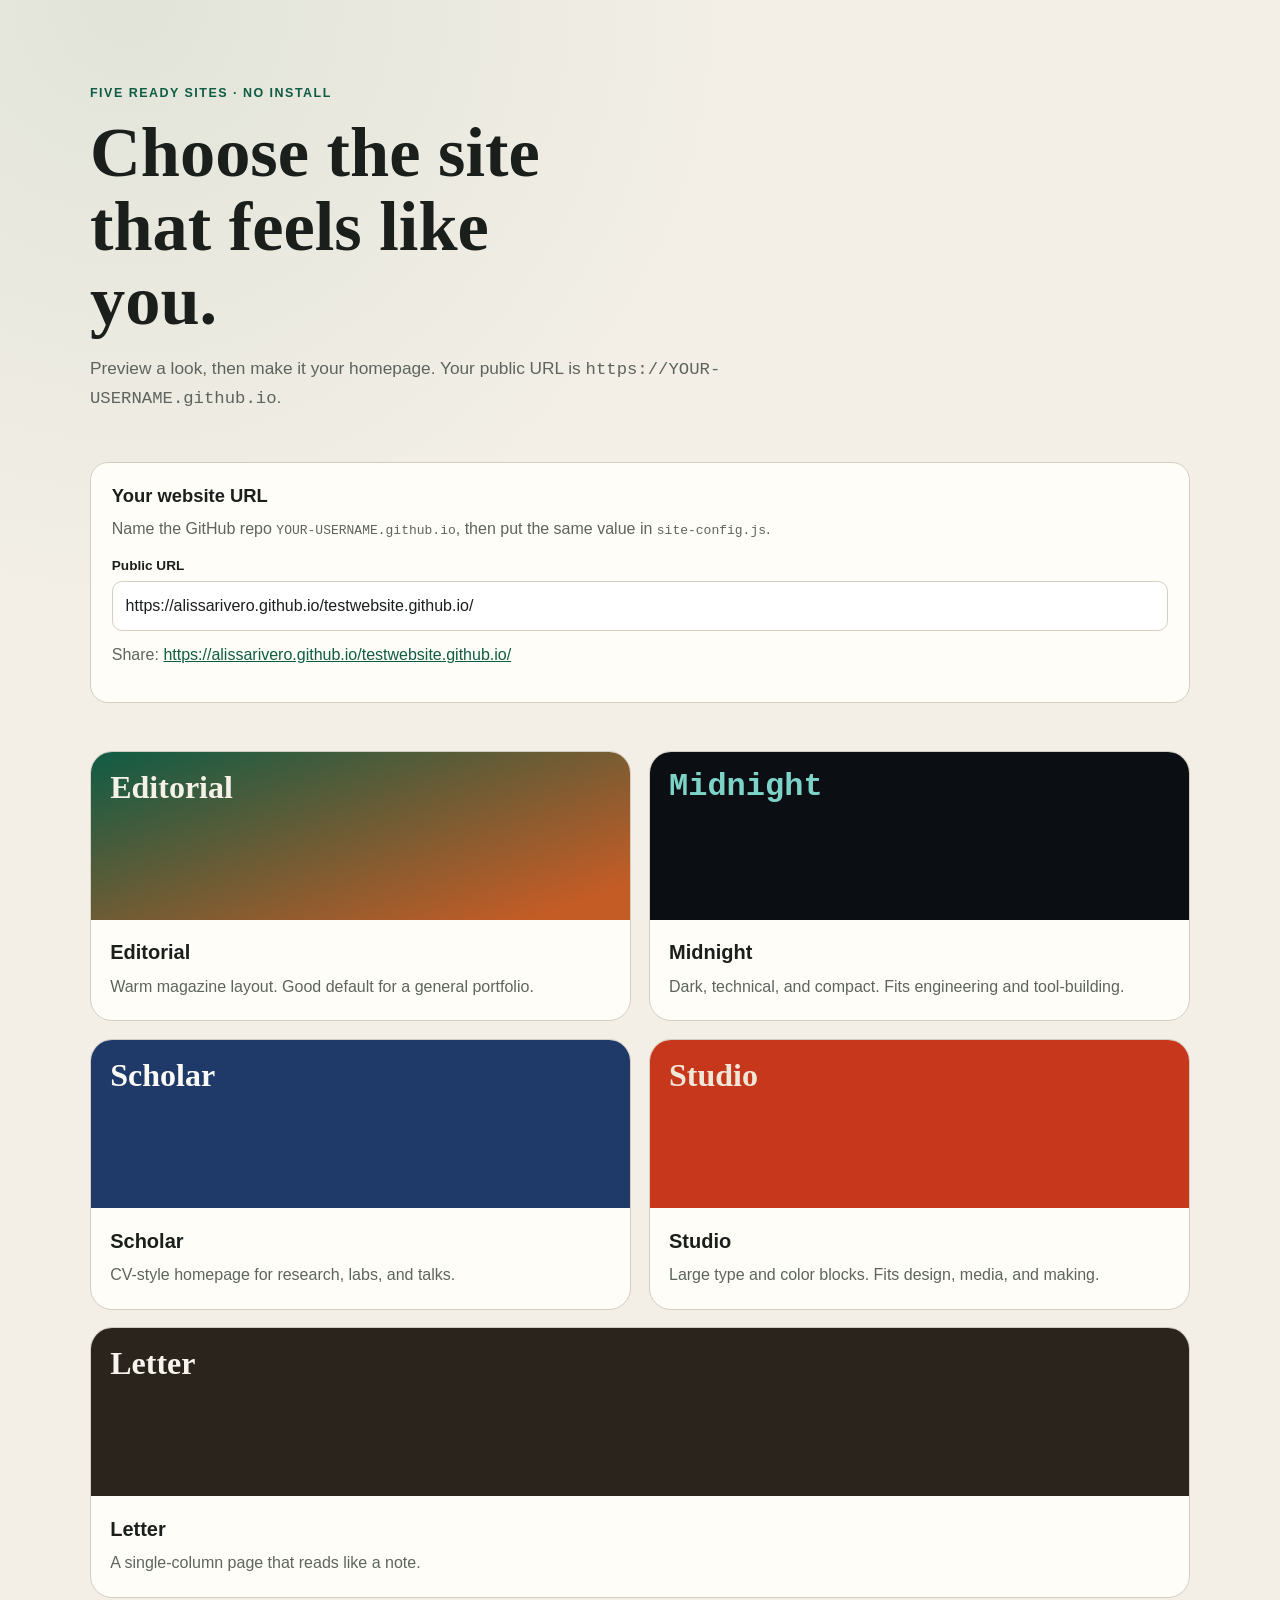
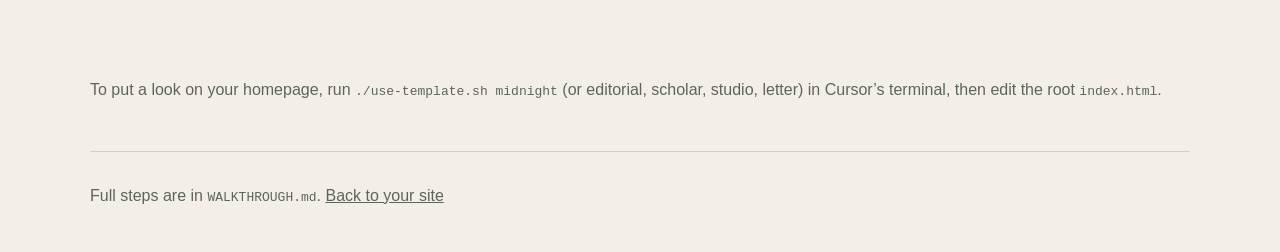
<file: gallery/index.html>
<!DOCTYPE html>
<html lang="en">
  <head>
    <meta charset="utf-8" />
    <meta name="viewport" content="width=device-width, initial-scale=1" />
    <title>Choose a personal website template</title>
    <meta
      name="description"
      content="Five ready personal website templates. Pick a look, then publish at YOUR-USERNAME.github.io."
    />
    <meta name="robots" content="index, follow" />
    <link rel="canonical" href="https://YOUR-USERNAME.github.io/gallery/" />
    <meta property="og:type" content="website" />
    <meta property="og:title" content="Choose a personal website template" />
    <meta property="og:description" content="Five ready personal sites. Your live URL is YOUR-USERNAME.github.io." />
    <meta property="og:url" content="https://YOUR-USERNAME.github.io/gallery/" />
    <meta property="og:image" content="https://YOUR-USERNAME.github.io/assets/images/og-image.svg" />
    <meta name="twitter:card" content="summary_large_image" />
    <link rel="icon" href="../assets/images/favicon.svg" type="image/svg+xml" />
    <link rel="stylesheet" href="../assets/css/gallery.css" />
    <script src="../site-config.js"></script>
    <script src="../assets/js/apply-site-url.js"></script>
  </head>
  <body>
    <main class="wrap">
      <section class="hero">
        <p class="eyebrow">Five ready sites · no install</p>
        <h1>Choose the site that feels like you.</h1>
        <p class="lede">
          Preview a look, then make it your homepage. Your public URL is
          <code>https://YOUR-USERNAME.github.io</code>.
        </p>
      </section>

      <section class="url-panel" aria-labelledby="url-heading">
        <h2 id="url-heading">Your website URL</h2>
        <p>
          Name the GitHub repo <code>YOUR-USERNAME.github.io</code>, then put the
          same value in <code>site-config.js</code>.
        </p>
        <label for="site-url-input">Public URL</label>
        <input
          id="site-url-input"
          data-site-url
          type="url"
          spellcheck="false"
          readonly
          value="https://YOUR-USERNAME.github.io/"
        />
        <p>
          Share:
          <a data-site-url-link="text" href="../">https://YOUR-USERNAME.github.io/</a>
        </p>
      </section>

      <section class="grid" aria-label="Available templates">
        <a class="card" href="../templates/editorial/">
          <div class="preview editorial" aria-hidden="true"><strong>Editorial</strong></div>
          <div class="copy">
            <h2>Editorial</h2>
            <p>Warm magazine layout. Good default for a general portfolio.</p>
          </div>
        </a>
        <a class="card" href="../templates/midnight/">
          <div class="preview midnight" aria-hidden="true"><strong>Midnight</strong></div>
          <div class="copy">
            <h2>Midnight</h2>
            <p>Dark, technical, and compact. Fits engineering and tool-building.</p>
          </div>
        </a>
        <a class="card" href="../templates/scholar/">
          <div class="preview scholar" aria-hidden="true"><strong>Scholar</strong></div>
          <div class="copy">
            <h2>Scholar</h2>
            <p>CV-style homepage for research, labs, and talks.</p>
          </div>
        </a>
        <a class="card" href="../templates/studio/">
          <div class="preview studio" aria-hidden="true"><strong>Studio</strong></div>
          <div class="copy">
            <h2>Studio</h2>
            <p>Large type and color blocks. Fits design, media, and making.</p>
          </div>
        </a>
        <a class="card wide" href="../templates/letter/">
          <div class="preview letter" aria-hidden="true"><strong>Letter</strong></div>
          <div class="copy">
            <h2>Letter</h2>
            <p>A single-column page that reads like a note.</p>
          </div>
        </a>
      </section>

      <p class="note">
        To put a look on your homepage, run
        <code>./use-template.sh midnight</code> (or editorial, scholar, studio,
        letter) in Cursor’s terminal, then edit the root <code>index.html</code>.
      </p>
    </main>
    <footer class="wrap">
      <p>Full steps are in <code>WALKTHROUGH.md</code>. <a href="../">Back to your site</a></p>
    </footer>
  </body>
</html>
</file>
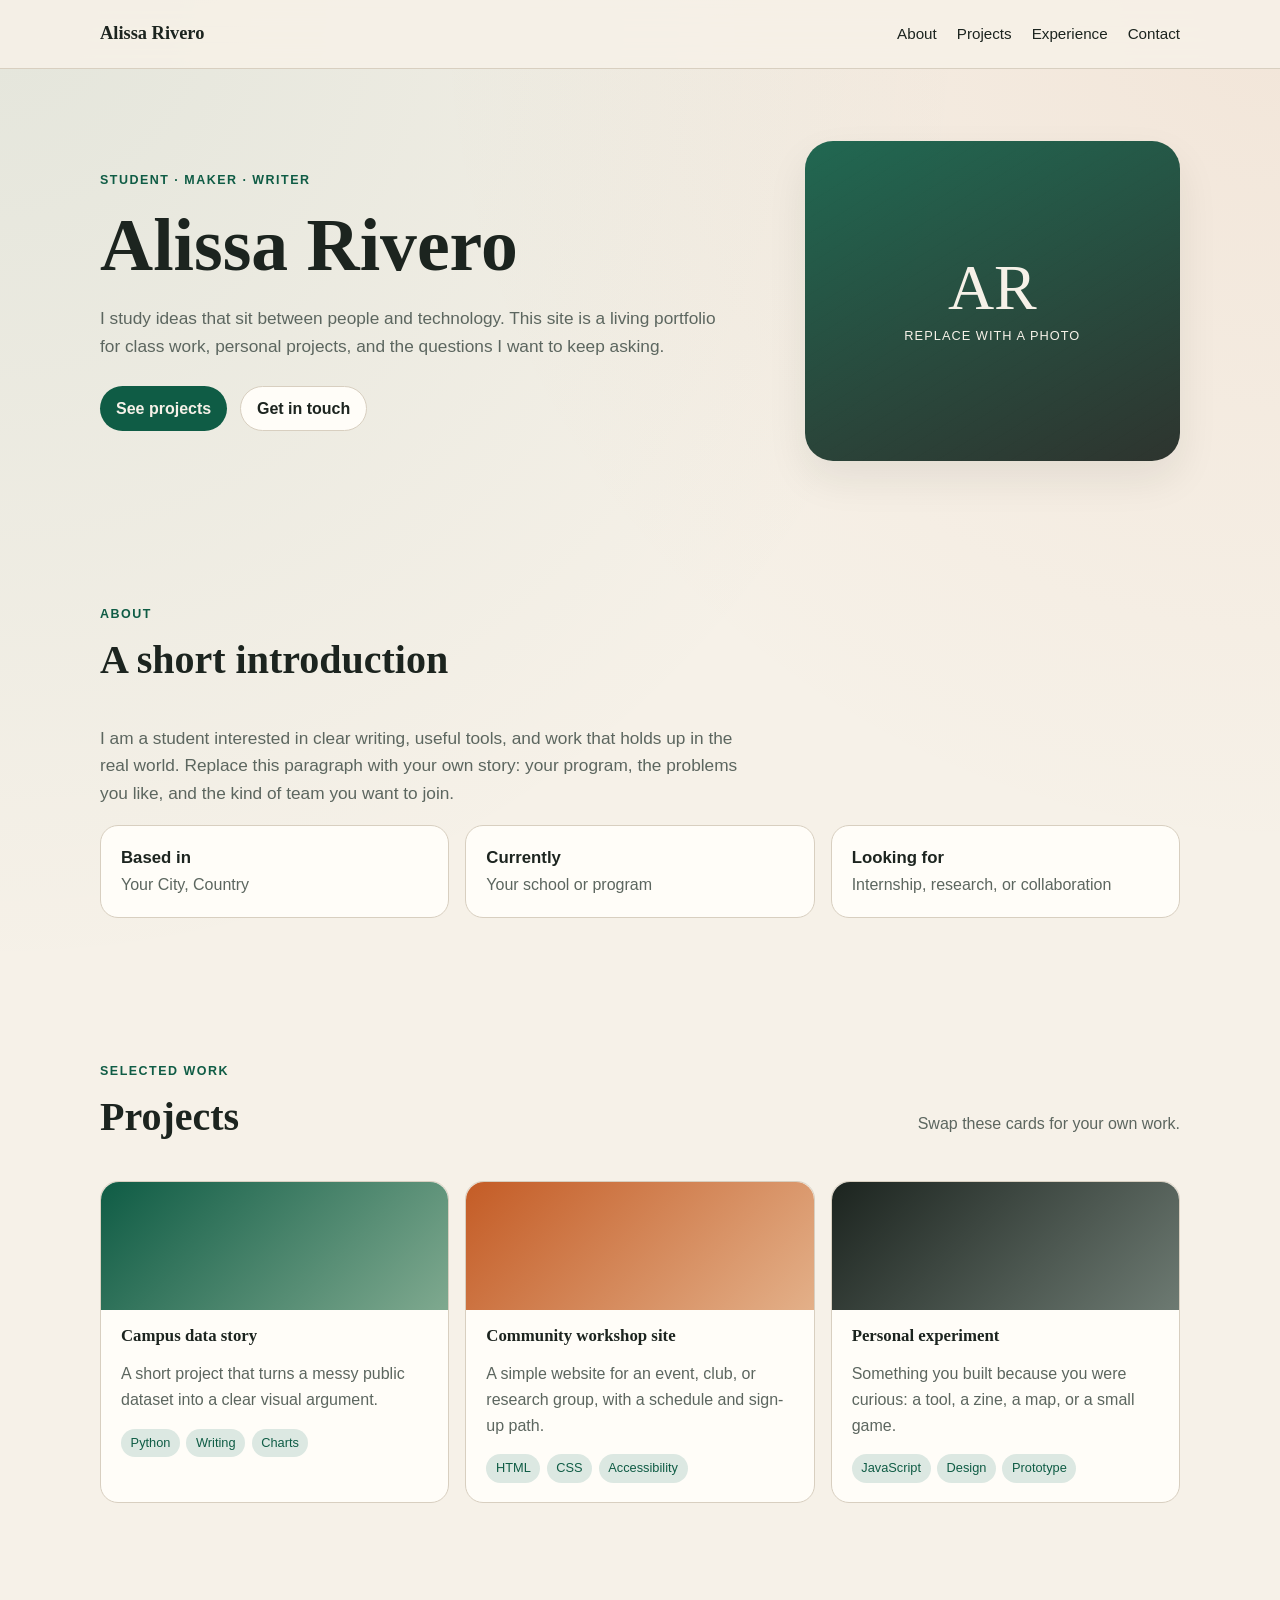
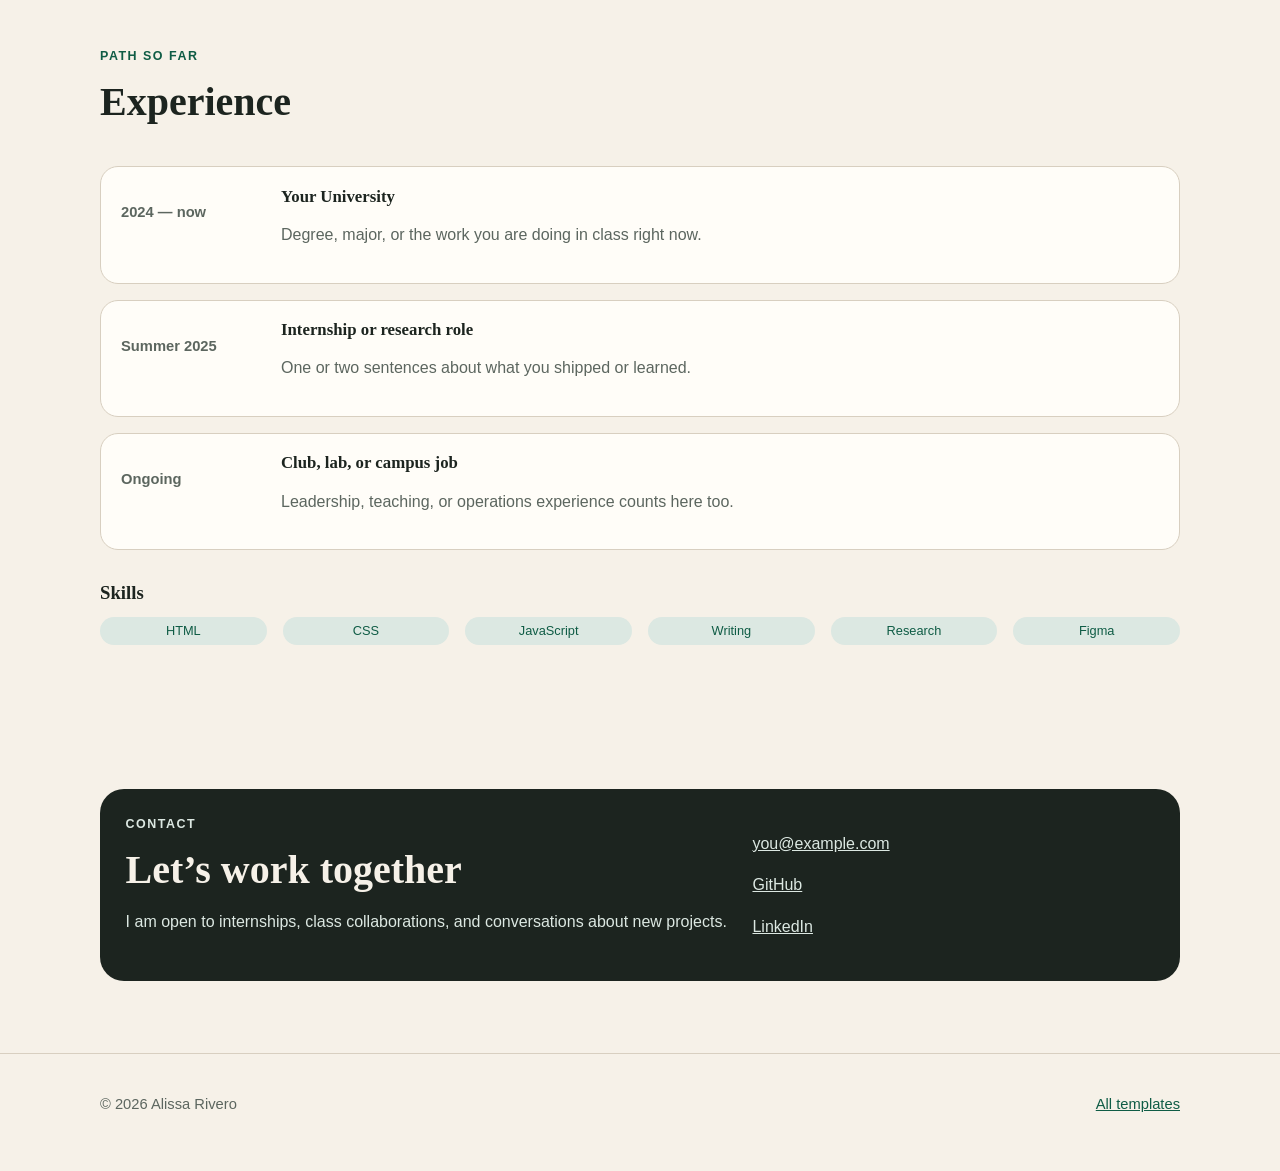
<file: templates/editorial/index.html>
<!DOCTYPE html>
<html lang="en">
  <head>
    <meta charset="utf-8" />
    <meta name="viewport" content="width=device-width, initial-scale=1" />
    <title>Alissa Rivero — Student Portfolio</title>
    <meta
      name="description"
      content="Personal website of Alissa Rivero, a student building projects in design, data, and the web."
    />
    <meta name="author" content="Alissa Rivero" />
    <meta name="robots" content="index, follow" />
    <link rel="canonical" href="https://YOUR-USERNAME.github.io/" />

    <meta property="og:type" content="website" />
    <meta property="og:title" content="Alissa Rivero — Student Portfolio" />
    <meta
      property="og:description"
      content="Projects, experience, and ways to get in touch."
    />
    <meta property="og:url" content="https://YOUR-USERNAME.github.io/" />
    <meta
      property="og:image"
      content="https://YOUR-USERNAME.github.io/assets/images/og-image.svg"
    />
    <meta name="twitter:card" content="summary_large_image" />
    <meta name="twitter:title" content="Alissa Rivero — Student Portfolio" />
    <meta
      name="twitter:description"
      content="Projects, experience, and ways to get in touch."
    />

    <link rel="icon" href="assets/images/favicon.svg" type="image/svg+xml" />
    <link rel="stylesheet" href="assets/css/styles.css" />
    <script src="/site-config.js"></script>
    <script src="/assets/js/apply-site-url.js"></script>

    <script type="application/ld+json">
      {
        "@context": "https://schema.org",
        "@type": "Person",
        "name": "Alissa Rivero",
        "url": "https://YOUR-USERNAME.github.io/",
        "jobTitle": "Student",
        "email": "mailto:you@example.com",
        "sameAs": [
          "https://github.com/YOUR-USERNAME",
          "https://www.linkedin.com/in/your-profile"
        ]
      }
    </script>
  </head>
  <body>
    <a class="skip-link" href="#main">Skip to content</a>

    <header class="site-header">
      <div class="wrap header-inner">
        <a class="logo" href="#top">Alissa Rivero</a>
        <button
          class="nav-toggle"
          type="button"
          data-nav-toggle
          aria-expanded="false"
          aria-controls="site-nav"
        >
          Menu
        </button>
        <nav id="site-nav" class="site-nav" data-nav aria-label="Primary">
          <a href="#about">About</a>
          <a href="#projects">Projects</a>
          <a href="#experience">Experience</a>
          <a href="#contact">Contact</a>
        </nav>
      </div>
    </header>

    <main id="main">
      <section class="wrap hero" id="top">
        <div>
          <p class="eyebrow">Student · Maker · Writer</p>
          <h1>Alissa Rivero</h1>
          <p class="lede">
            I study ideas that sit between people and technology. This site is a
            living portfolio for class work, personal projects, and the questions
            I want to keep asking.
          </p>
          <div class="hero-actions">
            <a class="button" href="#projects">See projects</a>
            <a class="button-secondary" href="#contact">Get in touch</a>
          </div>
        </div>
        <div class="portrait" aria-hidden="true">
          <div>
            <div class="portrait-mark">AR</div>
            <p>Replace with a photo</p>
          </div>
        </div>
      </section>

      <section class="wrap section" id="about">
        <div class="section-heading">
          <div>
            <p class="eyebrow">About</p>
            <h2>A short introduction</h2>
          </div>
        </div>
        <p class="section-intro">
          <!-- TODO: Write 2–4 sentences about who you are, what you study, and what you care about. -->
          I am a student interested in clear writing, useful tools, and work that
          holds up in the real world. Replace this paragraph with your own story:
          your program, the problems you like, and the kind of team you want to
          join.
        </p>
        <div class="facts">
          <article class="fact">
            <strong>Based in</strong>
            <span>Your City, Country</span>
          </article>
          <article class="fact">
            <strong>Currently</strong>
            <span>Your school or program</span>
          </article>
          <article class="fact">
            <strong>Looking for</strong>
            <span>Internship, research, or collaboration</span>
          </article>
        </div>
      </section>

      <section class="wrap section" id="projects">
        <div class="section-heading">
          <div>
            <p class="eyebrow">Selected work</p>
            <h2>Projects</h2>
          </div>
          <p class="muted">Swap these cards for your own work.</p>
        </div>
        <div class="cards">
          <article class="card">
            <div class="card-media one" aria-hidden="true"></div>
            <h3>Campus data story</h3>
            <p>
              A short project that turns a messy public dataset into a clear
              visual argument.
            </p>
            <ul class="tags">
              <li>Python</li>
              <li>Writing</li>
              <li>Charts</li>
            </ul>
          </article>
          <article class="card">
            <div class="card-media two" aria-hidden="true"></div>
            <h3>Community workshop site</h3>
            <p>
              A simple website for an event, club, or research group, with a
              schedule and sign-up path.
            </p>
            <ul class="tags">
              <li>HTML</li>
              <li>CSS</li>
              <li>Accessibility</li>
            </ul>
          </article>
          <article class="card">
            <div class="card-media three" aria-hidden="true"></div>
            <h3>Personal experiment</h3>
            <p>
              Something you built because you were curious: a tool, a zine, a
              map, or a small game.
            </p>
            <ul class="tags">
              <li>JavaScript</li>
              <li>Design</li>
              <li>Prototype</li>
            </ul>
          </article>
        </div>
      </section>

      <section class="wrap section" id="experience">
        <div class="section-heading">
          <div>
            <p class="eyebrow">Path so far</p>
            <h2>Experience</h2>
          </div>
        </div>
        <div class="timeline">
          <article class="timeline-item">
            <p class="when">2024 — now</p>
            <div>
              <h3>Your University</h3>
              <p>Degree, major, or the work you are doing in class right now.</p>
            </div>
          </article>
          <article class="timeline-item">
            <p class="when">Summer 2025</p>
            <div>
              <h3>Internship or research role</h3>
              <p>One or two sentences about what you shipped or learned.</p>
            </div>
          </article>
          <article class="timeline-item">
            <p class="when">Ongoing</p>
            <div>
              <h3>Club, lab, or campus job</h3>
              <p>Leadership, teaching, or operations experience counts here too.</p>
            </div>
          </article>
        </div>
        <h3 style="margin-top: 2rem">Skills</h3>
        <div class="chips" aria-label="Skills">
          <span>HTML</span>
          <span>CSS</span>
          <span>JavaScript</span>
          <span>Writing</span>
          <span>Research</span>
          <span>Figma</span>
        </div>
      </section>

      <section class="wrap section" id="contact">
        <div class="contact-panel">
          <div>
            <p class="eyebrow">Contact</p>
            <h2>Let’s work together</h2>
            <p>
              <!-- TODO: Replace these links with your real email, GitHub, and LinkedIn. -->
              I am open to internships, class collaborations, and conversations
              about new projects.
            </p>
          </div>
          <div>
            <p><a href="mailto:you@example.com">you@example.com</a></p>
            <p><a href="https://github.com/YOUR-USERNAME">GitHub</a></p>
            <p><a href="https://www.linkedin.com/in/your-profile">LinkedIn</a></p>
          </div>
        </div>
      </section>
    </main>

    <footer class="site-footer">
      <div class="wrap footer-inner">
        <p>© <span data-year>2026</span> Alissa Rivero</p>
        <p><a href="/gallery/">All templates</a></p>
      </div>
    </footer>

    <script src="assets/js/main.js"></script>
  </body>
</html>
</file>
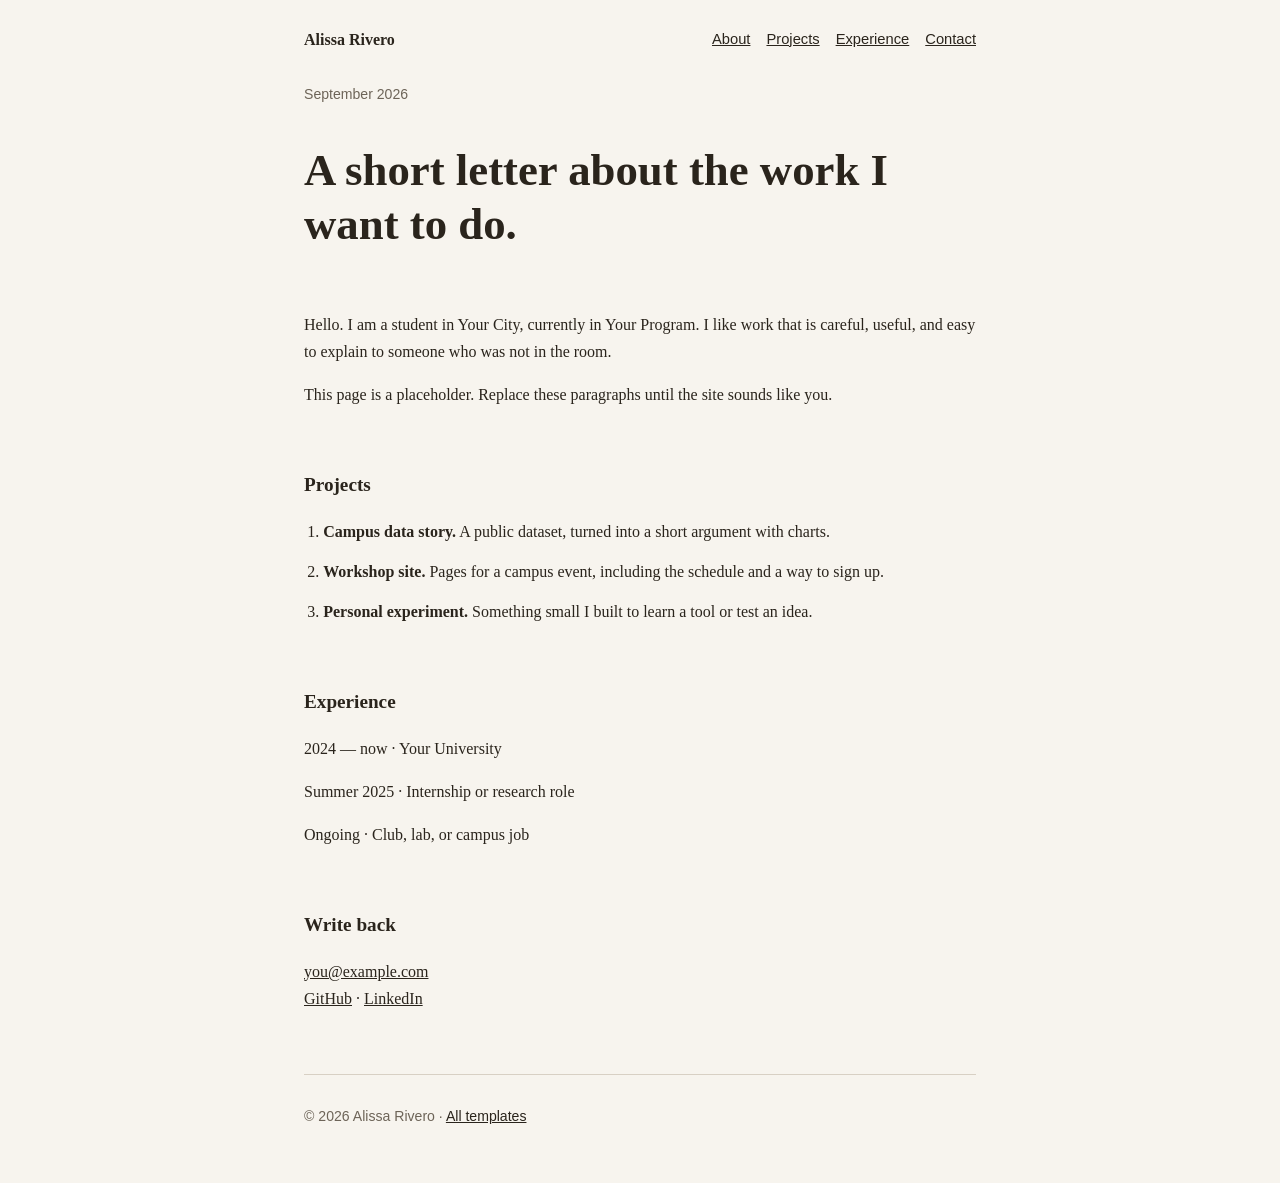
<file: templates/letter/index.html>
<!DOCTYPE html>
<html lang="en">
  <head>
    <meta charset="utf-8" />
    <meta name="viewport" content="width=device-width, initial-scale=1" />
    <title>Alissa Rivero</title>
    <meta name="description" content="A short personal site for Alissa Rivero." />
    <meta name="author" content="Alissa Rivero" />
    <meta name="robots" content="index, follow" />
    <link rel="canonical" href="https://YOUR-USERNAME.github.io/" />
    <meta property="og:type" content="website" />
    <meta property="og:title" content="Alissa Rivero" />
    <meta property="og:description" content="Notes, projects, and a way to write back." />
    <meta property="og:url" content="https://YOUR-USERNAME.github.io/" />
    <meta property="og:image" content="https://YOUR-USERNAME.github.io/assets/images/og-image.svg" />
    <meta name="twitter:card" content="summary_large_image" />
    <meta name="twitter:title" content="Alissa Rivero" />
    <meta name="twitter:description" content="Notes, projects, and a way to write back." />
    <link rel="icon" href="assets/images/favicon.svg" type="image/svg+xml" />
    <link rel="stylesheet" href="assets/css/styles.css" />
    <script src="/site-config.js"></script>
    <script src="/assets/js/apply-site-url.js"></script>
    <script type="application/ld+json">
      {
        "@context": "https://schema.org",
        "@type": "Person",
        "name": "Alissa Rivero",
        "url": "https://YOUR-USERNAME.github.io/",
        "jobTitle": "Student",
        "email": "mailto:you@example.com",
        "sameAs": ["https://github.com/YOUR-USERNAME", "https://www.linkedin.com/in/your-profile"]
      }
    </script>
  </head>
  <body>
    <a class="skip-link" href="#main">Skip to content</a>
    <header class="wrap">
      <a class="logo" href="#top">Alissa Rivero</a>
      <button class="nav-toggle" type="button" data-nav-toggle aria-expanded="false" aria-controls="site-nav">Menu</button>
      <nav id="site-nav" class="site-nav" data-nav aria-label="Primary">
        <a href="#about">About</a>
        <a href="#projects">Projects</a>
        <a href="#experience">Experience</a>
        <a href="#contact">Contact</a>
      </nav>
    </header>

    <main id="main" class="wrap">
      <section id="top">
        <p class="date">September 2026</p>
        <h1>A short letter about the work I want to do.</h1>
      </section>

      <section id="about">
        <!-- TODO: Write in your own voice. -->
        <p>
          Hello. I am a student in Your City, currently in Your Program. I like
          work that is careful, useful, and easy to explain to someone who was
          not in the room.
        </p>
        <p>
          This page is a placeholder. Replace these paragraphs until the site
          sounds like you.
        </p>
      </section>

      <section id="projects">
        <h2>Projects</h2>
        <ol>
          <li>
            <strong>Campus data story.</strong>
            A public dataset, turned into a short argument with charts.
          </li>
          <li>
            <strong>Workshop site.</strong>
            Pages for a campus event, including the schedule and a way to sign up.
          </li>
          <li>
            <strong>Personal experiment.</strong>
            Something small I built to learn a tool or test an idea.
          </li>
        </ol>
      </section>

      <section id="experience">
        <h2>Experience</h2>
        <p>2024 — now · Your University</p>
        <p>Summer 2025 · Internship or research role</p>
        <p>Ongoing · Club, lab, or campus job</p>
      </section>

      <section id="contact">
        <h2>Write back</h2>
        <!-- TODO: Replace these links. -->
        <p>
          <a href="mailto:you@example.com">you@example.com</a><br />
          <a href="https://github.com/YOUR-USERNAME">GitHub</a> ·
          <a href="https://www.linkedin.com/in/your-profile">LinkedIn</a>
        </p>
      </section>
    </main>

    <footer class="wrap">
      <p>© <span data-year>2026</span> Alissa Rivero · <a href="/gallery/">All templates</a></p>
    </footer>
    <script src="assets/js/main.js"></script>
  </body>
</html>
</file>
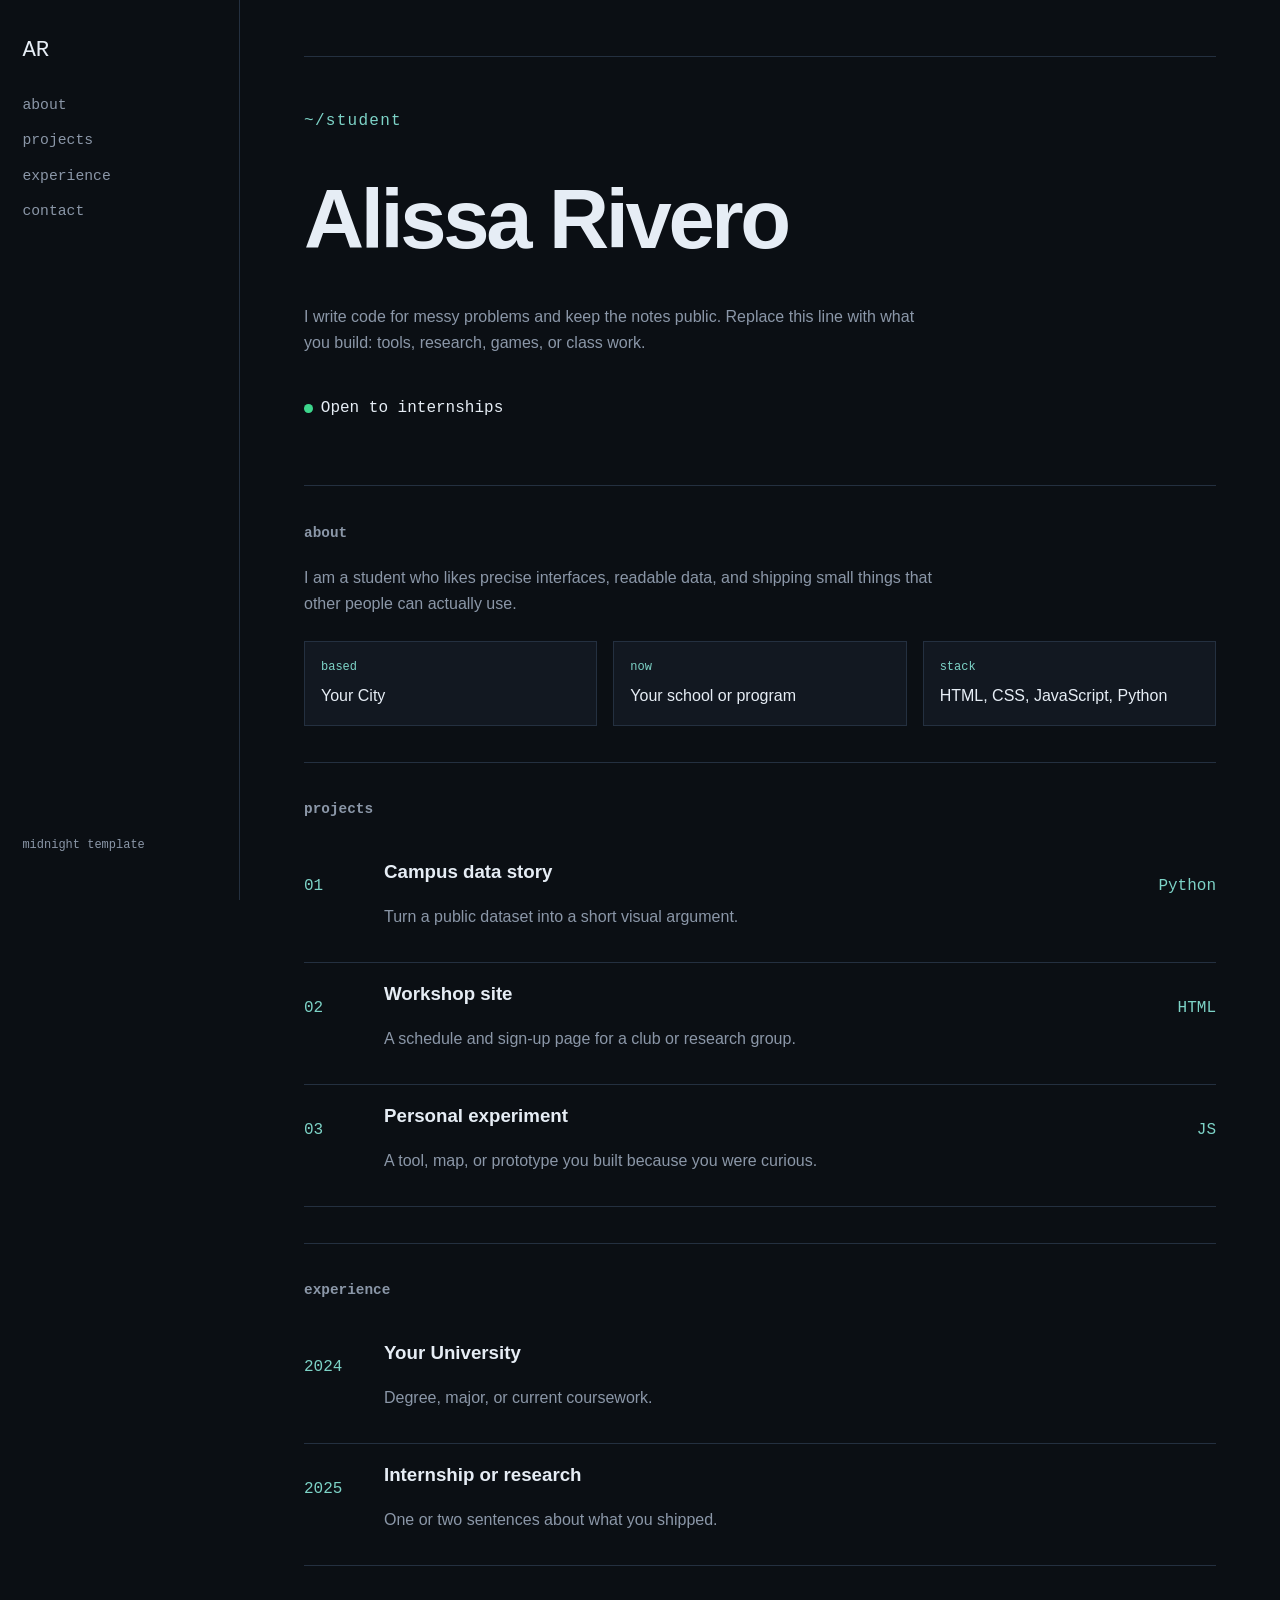
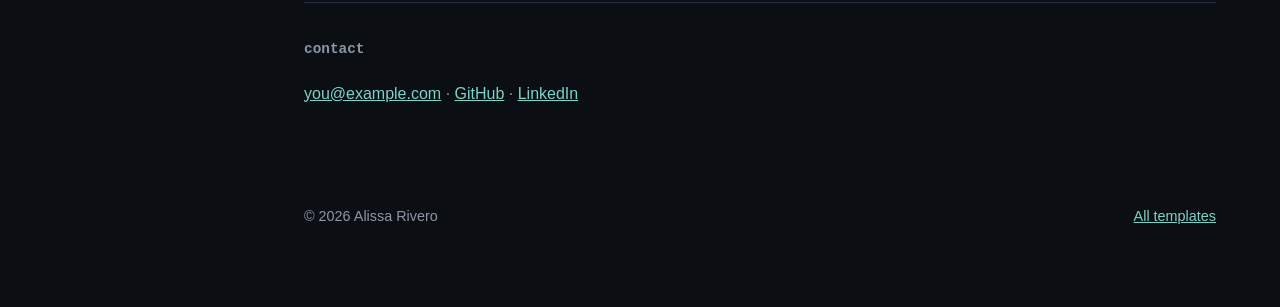
<file: templates/midnight/index.html>
<!DOCTYPE html>
<html lang="en">
  <head>
    <meta charset="utf-8" />
    <meta name="viewport" content="width=device-width, initial-scale=1" />
    <title>Alissa Rivero — Developer Portfolio</title>
    <meta
      name="description"
      content="Personal website of Alissa Rivero, a student building software, data tools, and experiments on the web."
    />
    <meta name="author" content="Alissa Rivero" />
    <meta name="robots" content="index, follow" />
    <link rel="canonical" href="https://YOUR-USERNAME.github.io/" />
    <meta property="og:type" content="website" />
    <meta property="og:title" content="Alissa Rivero — Developer Portfolio" />
    <meta property="og:description" content="Projects, experience, and ways to get in touch." />
    <meta property="og:url" content="https://YOUR-USERNAME.github.io/" />
    <meta property="og:image" content="https://YOUR-USERNAME.github.io/assets/images/og-image.svg" />
    <meta name="twitter:card" content="summary_large_image" />
    <meta name="twitter:title" content="Alissa Rivero — Developer Portfolio" />
    <meta name="twitter:description" content="Projects, experience, and ways to get in touch." />
    <link rel="icon" href="assets/images/favicon.svg" type="image/svg+xml" />
    <link rel="stylesheet" href="assets/css/styles.css" />
    <script src="/site-config.js"></script>
    <script src="/assets/js/apply-site-url.js"></script>
    <script type="application/ld+json">
      {
        "@context": "https://schema.org",
        "@type": "Person",
        "name": "Alissa Rivero",
        "url": "https://YOUR-USERNAME.github.io/",
        "jobTitle": "Student",
        "email": "mailto:you@example.com",
        "sameAs": ["https://github.com/YOUR-USERNAME", "https://www.linkedin.com/in/your-profile"]
      }
    </script>
  </head>
  <body>
    <a class="skip-link" href="#main">Skip to content</a>
    <div class="shell">
      <aside class="rail">
        <a class="logo" href="#top">AR</a>
        <button class="nav-toggle" type="button" data-nav-toggle aria-expanded="false" aria-controls="site-nav">Menu</button>
        <nav id="site-nav" class="site-nav" data-nav aria-label="Primary">
          <a href="#about">about</a>
          <a href="#projects">projects</a>
          <a href="#experience">experience</a>
          <a href="#contact">contact</a>
        </nav>
        <p class="rail-note">midnight template</p>
      </aside>

      <main id="main">
        <section class="hero" id="top">
          <p class="eyebrow">~/student</p>
          <h1>Alissa Rivero</h1>
          <p class="lede">
            I write code for messy problems and keep the notes public. Replace this
            line with what you build: tools, research, games, or class work.
          </p>
          <p class="status"><span></span> Open to internships</p>
        </section>

        <section id="about">
          <h2>about</h2>
          <!-- TODO: Write 2–4 sentences about who you are. -->
          <p>
            I am a student who likes precise interfaces, readable data, and shipping
            small things that other people can actually use.
          </p>
          <dl class="meta">
            <div><dt>based</dt><dd>Your City</dd></div>
            <div><dt>now</dt><dd>Your school or program</dd></div>
            <div><dt>stack</dt><dd>HTML, CSS, JavaScript, Python</dd></div>
          </dl>
        </section>

        <section id="projects">
          <h2>projects</h2>
          <article class="row">
            <p class="idx">01</p>
            <div>
              <h3>Campus data story</h3>
              <p>Turn a public dataset into a short visual argument.</p>
            </div>
            <p class="lang">Python</p>
          </article>
          <article class="row">
            <p class="idx">02</p>
            <div>
              <h3>Workshop site</h3>
              <p>A schedule and sign-up page for a club or research group.</p>
            </div>
            <p class="lang">HTML</p>
          </article>
          <article class="row">
            <p class="idx">03</p>
            <div>
              <h3>Personal experiment</h3>
              <p>A tool, map, or prototype you built because you were curious.</p>
            </div>
            <p class="lang">JS</p>
          </article>
        </section>

        <section id="experience">
          <h2>experience</h2>
          <article class="row">
            <p class="idx">2024</p>
            <div>
              <h3>Your University</h3>
              <p>Degree, major, or current coursework.</p>
            </div>
          </article>
          <article class="row">
            <p class="idx">2025</p>
            <div>
              <h3>Internship or research</h3>
              <p>One or two sentences about what you shipped.</p>
            </div>
          </article>
        </section>

        <section id="contact">
          <h2>contact</h2>
          <!-- TODO: Replace these links. -->
          <p>
            <a href="mailto:you@example.com">you@example.com</a>
            · <a href="https://github.com/YOUR-USERNAME">GitHub</a>
            · <a href="https://www.linkedin.com/in/your-profile">LinkedIn</a>
          </p>
        </section>

        <footer>
          <p>© <span data-year>2026</span> Alissa Rivero</p>
          <p><a href="/gallery/">All templates</a></p>
        </footer>
      </main>
    </div>
    <script src="assets/js/main.js"></script>
  </body>
</html>
</file>
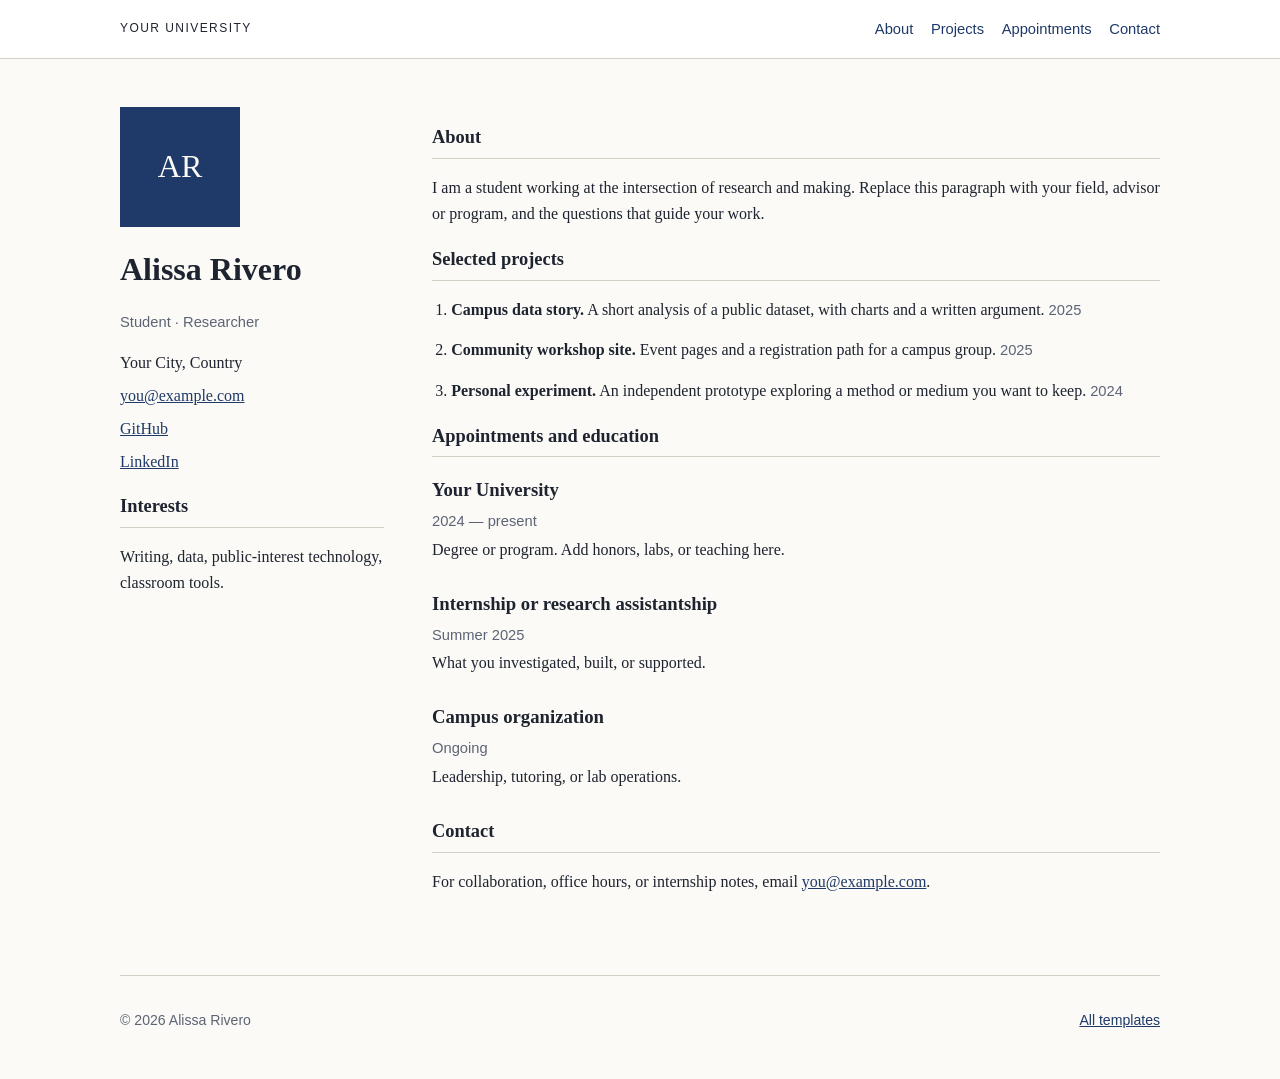
<file: templates/scholar/index.html>
<!DOCTYPE html>
<html lang="en">
  <head>
    <meta charset="utf-8" />
    <meta name="viewport" content="width=device-width, initial-scale=1" />
    <title>Alissa Rivero — Curriculum Vitae</title>
    <meta name="description" content="Academic homepage and CV for Alissa Rivero." />
    <meta name="author" content="Alissa Rivero" />
    <meta name="robots" content="index, follow" />
    <link rel="canonical" href="https://YOUR-USERNAME.github.io/" />
    <meta property="og:type" content="website" />
    <meta property="og:title" content="Alissa Rivero — Curriculum Vitae" />
    <meta property="og:description" content="Research, projects, and contact information." />
    <meta property="og:url" content="https://YOUR-USERNAME.github.io/" />
    <meta property="og:image" content="https://YOUR-USERNAME.github.io/assets/images/og-image.svg" />
    <meta name="twitter:card" content="summary_large_image" />
    <meta name="twitter:title" content="Alissa Rivero — Curriculum Vitae" />
    <meta name="twitter:description" content="Research, projects, and contact information." />
    <link rel="icon" href="assets/images/favicon.svg" type="image/svg+xml" />
    <link rel="stylesheet" href="assets/css/styles.css" />
    <script src="/site-config.js"></script>
    <script src="/assets/js/apply-site-url.js"></script>
    <script type="application/ld+json">
      {
        "@context": "https://schema.org",
        "@type": "Person",
        "name": "Alissa Rivero",
        "url": "https://YOUR-USERNAME.github.io/",
        "jobTitle": "Student",
        "email": "mailto:you@example.com",
        "sameAs": ["https://github.com/YOUR-USERNAME", "https://www.linkedin.com/in/your-profile"]
      }
    </script>
  </head>
  <body>
    <a class="skip-link" href="#main">Skip to content</a>
    <header class="masthead">
      <div class="wrap bar">
        <p class="institution">Your University</p>
        <button class="nav-toggle" type="button" data-nav-toggle aria-expanded="false" aria-controls="site-nav">Menu</button>
        <nav id="site-nav" class="site-nav" data-nav aria-label="Primary">
          <a href="#about">About</a>
          <a href="#projects">Projects</a>
          <a href="#experience">Appointments</a>
          <a href="#contact">Contact</a>
        </nav>
      </div>
    </header>

    <main id="main" class="wrap layout">
      <aside class="sidebar">
        <div class="photo" aria-hidden="true">AR</div>
        <h1>Alissa Rivero</h1>
        <p class="role">Student · Researcher</p>
        <ul class="sidebar-list">
          <li>Your City, Country</li>
          <li><a href="mailto:you@example.com">you@example.com</a></li>
          <li><a href="https://github.com/YOUR-USERNAME">GitHub</a></li>
          <li><a href="https://www.linkedin.com/in/your-profile">LinkedIn</a></li>
        </ul>
        <h2>Interests</h2>
        <p>Writing, data, public-interest technology, classroom tools.</p>
      </aside>

      <div class="content">
        <section id="about">
          <h2>About</h2>
          <!-- TODO: Write a short academic bio. -->
          <p>
            I am a student working at the intersection of research and making.
            Replace this paragraph with your field, advisor or program, and the
            questions that guide your work.
          </p>
        </section>

        <section id="projects">
          <h2>Selected projects</h2>
          <ol class="biblio">
            <li>
              <strong>Campus data story.</strong>
              A short analysis of a public dataset, with charts and a written argument.
              <span class="year">2025</span>
            </li>
            <li>
              <strong>Community workshop site.</strong>
              Event pages and a registration path for a campus group.
              <span class="year">2025</span>
            </li>
            <li>
              <strong>Personal experiment.</strong>
              An independent prototype exploring a method or medium you want to keep.
              <span class="year">2024</span>
            </li>
          </ol>
        </section>

        <section id="experience">
          <h2>Appointments and education</h2>
          <article class="cv-item">
            <h3>Your University</h3>
            <p class="when">2024 — present</p>
            <p>Degree or program. Add honors, labs, or teaching here.</p>
          </article>
          <article class="cv-item">
            <h3>Internship or research assistantship</h3>
            <p class="when">Summer 2025</p>
            <p>What you investigated, built, or supported.</p>
          </article>
          <article class="cv-item">
            <h3>Campus organization</h3>
            <p class="when">Ongoing</p>
            <p>Leadership, tutoring, or lab operations.</p>
          </article>
        </section>

        <section id="contact">
          <h2>Contact</h2>
          <!-- TODO: Replace these links. -->
          <p>
            For collaboration, office hours, or internship notes, email
            <a href="mailto:you@example.com">you@example.com</a>.
          </p>
        </section>
      </div>
    </main>

    <footer class="wrap site-footer">
      <p>© <span data-year>2026</span> Alissa Rivero</p>
      <p><a href="/gallery/">All templates</a></p>
    </footer>
    <script src="assets/js/main.js"></script>
  </body>
</html>
</file>
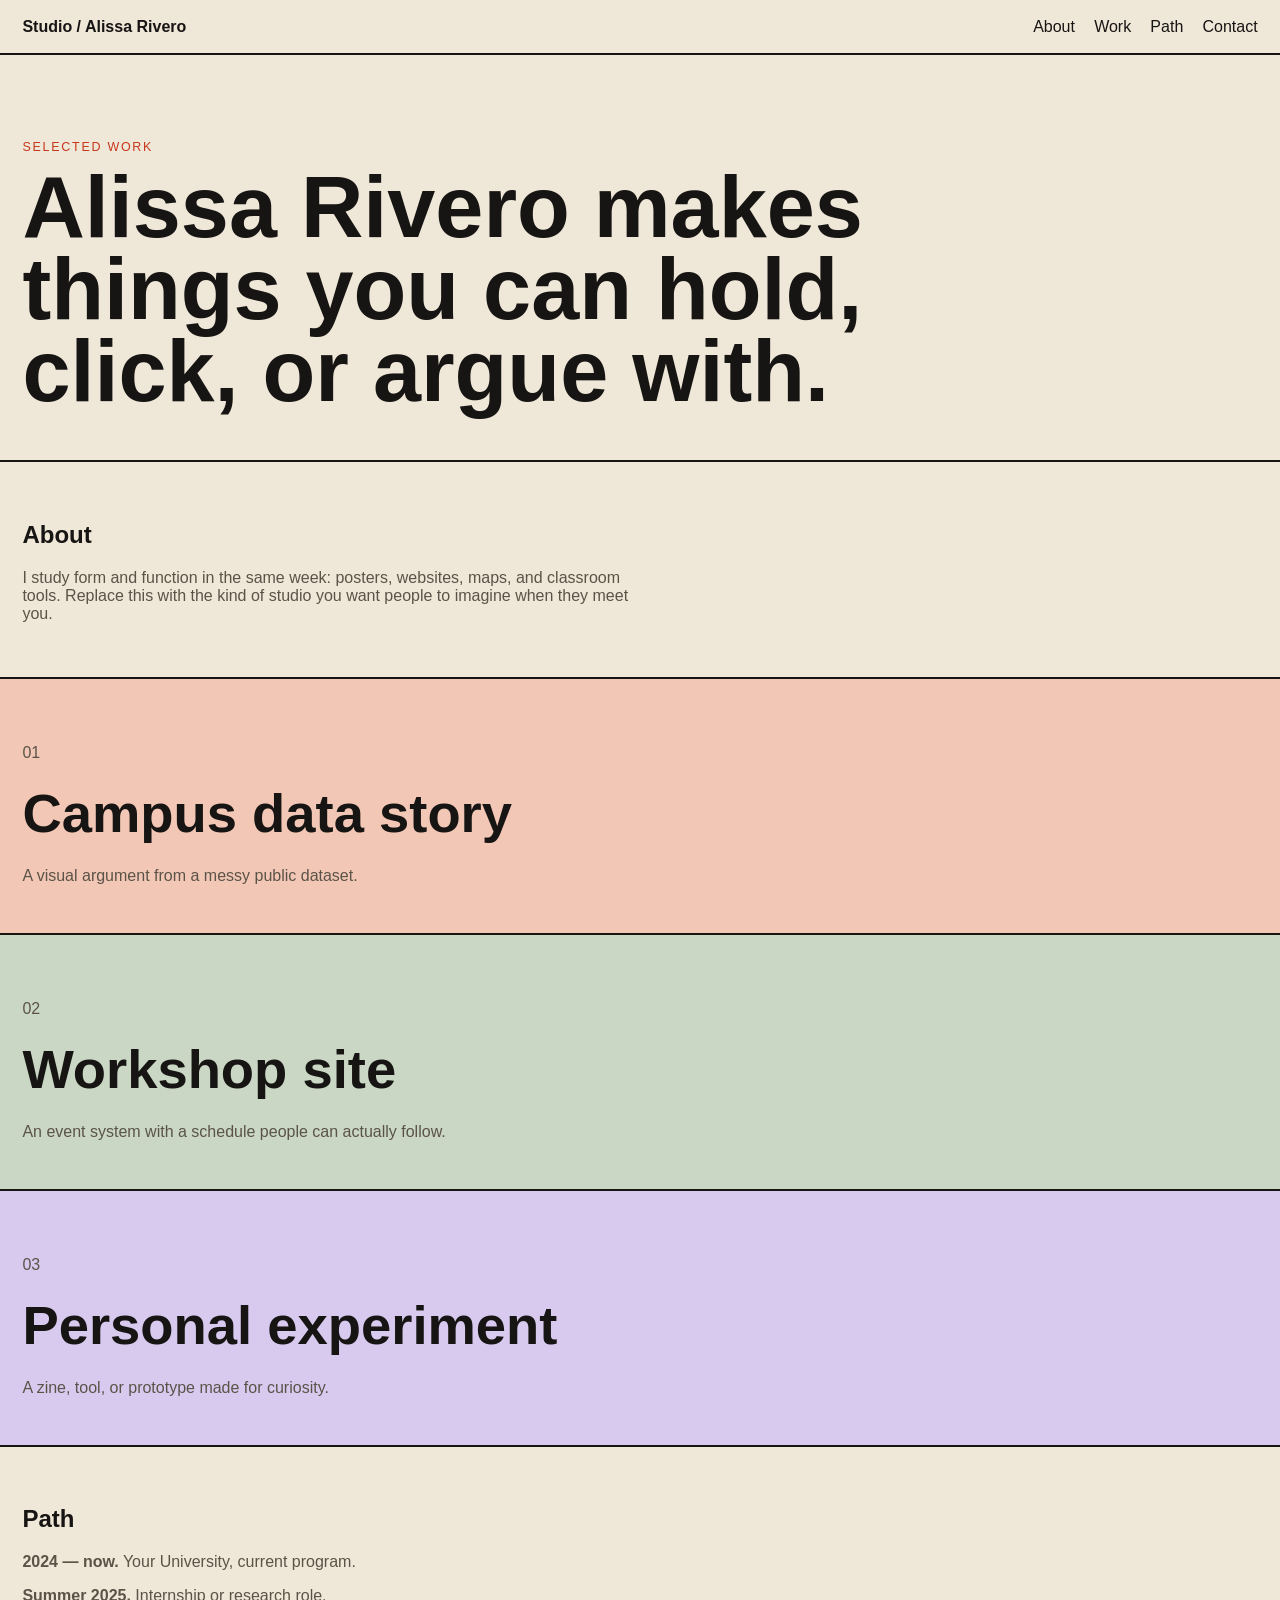
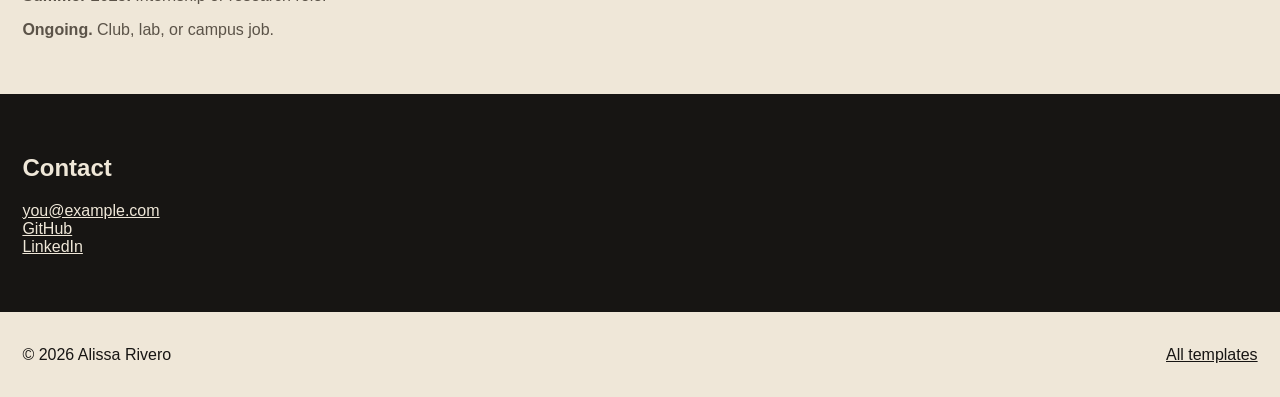
<file: templates/studio/index.html>
<!DOCTYPE html>
<html lang="en">
  <head>
    <meta charset="utf-8" />
    <meta name="viewport" content="width=device-width, initial-scale=1" />
    <title>Alissa Rivero — Studio</title>
    <meta name="description" content="Selected work and notes from Alissa Rivero." />
    <meta name="author" content="Alissa Rivero" />
    <meta name="robots" content="index, follow" />
    <link rel="canonical" href="https://YOUR-USERNAME.github.io/" />
    <meta property="og:type" content="website" />
    <meta property="og:title" content="Alissa Rivero — Studio" />
    <meta property="og:description" content="Projects, process, and contact." />
    <meta property="og:url" content="https://YOUR-USERNAME.github.io/" />
    <meta property="og:image" content="https://YOUR-USERNAME.github.io/assets/images/og-image.svg" />
    <meta name="twitter:card" content="summary_large_image" />
    <meta name="twitter:title" content="Alissa Rivero — Studio" />
    <meta name="twitter:description" content="Projects, process, and contact." />
    <link rel="icon" href="assets/images/favicon.svg" type="image/svg+xml" />
    <link rel="stylesheet" href="assets/css/styles.css" />
    <script src="/site-config.js"></script>
    <script src="/assets/js/apply-site-url.js"></script>
    <script type="application/ld+json">
      {
        "@context": "https://schema.org",
        "@type": "Person",
        "name": "Alissa Rivero",
        "url": "https://YOUR-USERNAME.github.io/",
        "jobTitle": "Student",
        "email": "mailto:you@example.com",
        "sameAs": ["https://github.com/YOUR-USERNAME", "https://www.linkedin.com/in/your-profile"]
      }
    </script>
  </head>
  <body>
    <a class="skip-link" href="#main">Skip to content</a>
    <header>
      <a class="logo" href="#top">Studio / Alissa Rivero</a>
      <button class="nav-toggle" type="button" data-nav-toggle aria-expanded="false" aria-controls="site-nav">Menu</button>
      <nav id="site-nav" class="site-nav" data-nav aria-label="Primary">
        <a href="#about">About</a>
        <a href="#projects">Work</a>
        <a href="#experience">Path</a>
        <a href="#contact">Contact</a>
      </nav>
    </header>

    <main id="main">
      <section class="hero" id="top">
        <p class="eyebrow">Selected work</p>
        <h1>Alissa Rivero makes things you can hold, click, or argue with.</h1>
      </section>

      <section id="about" class="band">
        <h2>About</h2>
        <!-- TODO: Write 2–4 sentences. -->
        <p>
          I study form and function in the same week: posters, websites, maps,
          and classroom tools. Replace this with the kind of studio you want
          people to imagine when they meet you.
        </p>
      </section>

      <section id="projects">
        <article class="project c1">
          <p>01</p>
          <h3>Campus data story</h3>
          <p>A visual argument from a messy public dataset.</p>
        </article>
        <article class="project c2">
          <p>02</p>
          <h3>Workshop site</h3>
          <p>An event system with a schedule people can actually follow.</p>
        </article>
        <article class="project c3">
          <p>03</p>
          <h3>Personal experiment</h3>
          <p>A zine, tool, or prototype made for curiosity.</p>
        </article>
      </section>

      <section id="experience" class="band">
        <h2>Path</h2>
        <p><strong>2024 — now.</strong> Your University, current program.</p>
        <p><strong>Summer 2025.</strong> Internship or research role.</p>
        <p><strong>Ongoing.</strong> Club, lab, or campus job.</p>
      </section>

      <section id="contact" class="band dark">
        <h2>Contact</h2>
        <!-- TODO: Replace these links. -->
        <p>
          <a href="mailto:you@example.com">you@example.com</a><br />
          <a href="https://github.com/YOUR-USERNAME">GitHub</a><br />
          <a href="https://www.linkedin.com/in/your-profile">LinkedIn</a>
        </p>
      </section>
    </main>

    <footer>
      <p>© <span data-year>2026</span> Alissa Rivero</p>
      <p><a href="/gallery/">All templates</a></p>
    </footer>
    <script src="assets/js/main.js"></script>
  </body>
</html>
</file>
<file: assets/css/gallery.css>
:root {
  --bg: #f3efe6;
  --ink: #1b1f1c;
  --muted: #5d645e;
  --line: #d5cec0;
  --card: #fffdf8;
  --sans: "Avenir Next", "Segoe UI", sans-serif;
  --serif: "Iowan Old Style", Palatino, Georgia, serif;
}

*,
*::before,
*::after {
  box-sizing: border-box;
}

body {
  margin: 0;
  background:
    radial-gradient(circle at 10% 0%, rgba(15, 92, 69, 0.08), transparent 28%),
    var(--bg);
  color: var(--ink);
  font-family: var(--sans);
  line-height: 1.55;
}

a {
  color: inherit;
}

.wrap {
  width: min(1100px, calc(100% - 2rem));
  margin-inline: auto;
}

.hero {
  padding: 4.5rem 0 2rem;
}

.eyebrow {
  letter-spacing: 0.12em;
  text-transform: uppercase;
  font-size: 0.78rem;
  color: #0f5c45;
  font-weight: 700;
}

h1 {
  font-family: var(--serif);
  font-size: clamp(2.6rem, 6vw, 4.4rem);
  line-height: 1.05;
  max-width: 14ch;
  margin: 0.4rem 0 1rem;
}

.lede {
  max-width: 40rem;
  color: var(--muted);
  font-size: 1.08rem;
}

.url-panel {
  margin: 0 0 2rem;
  padding: 1.2rem 1.3rem 1.3rem;
  background: var(--card);
  border: 1px solid var(--line);
  border-radius: 18px;
}

.url-panel h2 {
  margin: 0 0 0.4rem;
  font-size: 1.15rem;
}

.url-panel p {
  margin: 0 0 0.8rem;
  color: var(--muted);
}

.url-panel label {
  display: block;
  font-size: 0.85rem;
  font-weight: 700;
  margin-bottom: 0.35rem;
}

.url-panel input {
  width: 100%;
  margin-bottom: 0.8rem;
  padding: 0.7rem 0.8rem;
  border: 1px solid var(--line);
  border-radius: 10px;
  background: #fff;
  color: var(--ink);
  font: inherit;
}

.url-panel a {
  color: #0f5c45;
}

.grid {
  display: grid;
  grid-template-columns: repeat(2, 1fr);
  gap: 1.1rem;
  padding: 1rem 0 4rem;
}

.card {
  display: grid;
  background: var(--card);
  border: 1px solid var(--line);
  border-radius: 22px;
  overflow: hidden;
  text-decoration: none;
  min-height: 100%;
}

.card:hover {
  transform: translateY(-3px);
}

.preview {
  min-height: 10.5rem;
  padding: 1.2rem;
}

.preview.editorial {
  background: linear-gradient(160deg, #0f5c45, #c45c26 90%);
  color: #f6f1e8;
}

.preview.midnight {
  background: #0b0f14;
  color: #7dd3c7;
  font-family: ui-monospace, monospace;
}

.preview.scholar {
  background: #1f3a68;
  color: #fbfaf6;
}

.preview.studio {
  background: #c7371b;
  color: #efe7d8;
}

.preview.letter {
  background: #2a241c;
  color: #f7f4ee;
}

.preview strong {
  display: block;
  font-size: 2rem;
  font-family: var(--serif);
  line-height: 1;
}

.preview.midnight strong {
  font-family: ui-monospace, monospace;
}

.copy {
  padding: 1.1rem 1.2rem 1.3rem;
}

.copy h2 {
  margin: 0 0 0.4rem;
  font-size: 1.25rem;
}

.copy p {
  margin: 0;
  color: var(--muted);
}

.wide {
  grid-column: 1 / -1;
}

.note,
footer {
  color: var(--muted);
  padding-bottom: 2rem;
}

footer {
  border-top: 1px solid var(--line);
  padding-top: 1rem;
}

:focus-visible {
  outline: 3px solid #c45c26;
  outline-offset: 3px;
}

@media (max-width: 760px) {
  .grid {
    grid-template-columns: 1fr;
  }
}
</file>
<file: templates/editorial/assets/css/styles.css>
:root {
  --bg: #f6f1e8;
  --bg-elevated: #fffdf8;
  --ink: #1c241f;
  --muted: #5c665f;
  --line: #d8cfc0;
  --accent: #0f5c45;
  --accent-soft: #dce8e2;
  --highlight: #c45c26;
  --shadow: 0 18px 40px rgba(28, 36, 31, 0.08);
  --radius: 18px;
  --max: 1080px;
  --serif: "Iowan Old Style", "Palatino Linotype", Palatino, "Times New Roman", serif;
  --sans: "Avenir Next", "Segoe UI", "Helvetica Neue", sans-serif;
}

*,
*::before,
*::after {
  box-sizing: border-box;
}

html {
  scroll-behavior: smooth;
}

body {
  margin: 0;
  color: var(--ink);
  background:
    radial-gradient(circle at top left, rgba(15, 92, 69, 0.08), transparent 32%),
    radial-gradient(circle at top right, rgba(196, 92, 38, 0.08), transparent 28%),
    var(--bg);
  font-family: var(--sans);
  line-height: 1.6;
}

img {
  max-width: 100%;
  display: block;
}

a {
  color: var(--accent);
}

a:hover {
  color: var(--highlight);
}

.skip-link {
  position: absolute;
  left: 1rem;
  top: -3rem;
  z-index: 20;
  padding: 0.6rem 0.9rem;
  background: var(--ink);
  color: var(--bg);
  text-decoration: none;
}

.skip-link:focus {
  top: 1rem;
}

.wrap {
  width: min(var(--max), calc(100% - 2rem));
  margin-inline: auto;
}

.site-header {
  position: sticky;
  top: 0;
  z-index: 10;
  backdrop-filter: blur(16px);
  background: rgba(246, 241, 232, 0.88);
  border-bottom: 1px solid var(--line);
}

.header-inner {
  display: flex;
  align-items: center;
  justify-content: space-between;
  gap: 1rem;
  min-height: 4.25rem;
}

.logo {
  color: var(--ink);
  text-decoration: none;
  font-family: var(--serif);
  font-size: 1.15rem;
  font-weight: 700;
}

.nav-toggle {
  display: none;
  border: 1px solid var(--line);
  background: var(--bg-elevated);
  color: var(--ink);
  border-radius: 999px;
  padding: 0.45rem 0.8rem;
  font: inherit;
}

.site-nav {
  display: flex;
  gap: 1.25rem;
}

.site-nav a {
  color: var(--ink);
  text-decoration: none;
  font-size: 0.95rem;
}

.site-nav a:hover,
.site-nav a:focus-visible {
  color: var(--accent);
}

.hero,
.section {
  padding: 4.5rem 0;
}

.hero {
  display: grid;
  grid-template-columns: 1.4fr 0.8fr;
  gap: 3rem;
  align-items: center;
}

.eyebrow {
  margin: 0 0 0.75rem;
  color: var(--accent);
  letter-spacing: 0.12em;
  text-transform: uppercase;
  font-size: 0.78rem;
  font-weight: 700;
}

h1,
h2,
h3 {
  font-family: var(--serif);
  line-height: 1.15;
  margin: 0 0 0.8rem;
}

h1 {
  font-size: clamp(2.6rem, 6vw, 4.6rem);
}

h2 {
  font-size: clamp(1.8rem, 4vw, 2.5rem);
}

.lede,
.section-intro {
  max-width: 40rem;
  color: var(--muted);
  font-size: 1.08rem;
}

.hero-actions {
  display: flex;
  flex-wrap: wrap;
  gap: 0.8rem;
  margin-top: 1.6rem;
}

.button,
.button-secondary {
  display: inline-flex;
  align-items: center;
  justify-content: center;
  min-height: 2.7rem;
  padding: 0.55rem 1rem;
  border-radius: 999px;
  text-decoration: none;
  font-weight: 600;
}

.button {
  background: var(--accent);
  color: #f6f1e8;
}

.button:hover {
  background: #0b4635;
  color: #f6f1e8;
}

.button-secondary {
  border: 1px solid var(--line);
  color: var(--ink);
  background: var(--bg-elevated);
}

.portrait {
  min-height: 320px;
  border-radius: 28px;
  background:
    linear-gradient(160deg, rgba(15, 92, 69, 0.92), rgba(28, 36, 31, 0.92)),
    repeating-linear-gradient(
      -32deg,
      transparent,
      transparent 12px,
      rgba(246, 241, 232, 0.08) 12px,
      rgba(246, 241, 232, 0.08) 13px
    );
  color: #f6f1e8;
  display: grid;
  place-items: center;
  text-align: center;
  box-shadow: var(--shadow);
}

.portrait-mark {
  font-family: var(--serif);
  font-size: 4rem;
  line-height: 1;
}

.portrait p {
  margin: 0.4rem 0 0;
  letter-spacing: 0.08em;
  text-transform: uppercase;
  font-size: 0.8rem;
}

.section-heading {
  display: flex;
  justify-content: space-between;
  gap: 1rem;
  align-items: end;
  margin-bottom: 1.8rem;
}

.facts,
.cards,
.chips {
  display: grid;
  gap: 1rem;
}

.facts {
  grid-template-columns: repeat(3, 1fr);
}

.fact,
.card,
.timeline-item {
  background: var(--bg-elevated);
  border: 1px solid var(--line);
  border-radius: var(--radius);
  padding: 1.2rem 1.25rem;
}

.fact strong,
.card h3,
.timeline-item h3 {
  display: block;
  font-size: 1.05rem;
}

.fact span,
.muted,
.card p,
.timeline-item p {
  color: var(--muted);
}

.cards {
  grid-template-columns: repeat(3, 1fr);
}

.card-media {
  height: 8rem;
  margin: -1.2rem -1.25rem 1rem;
  border-radius: var(--radius) var(--radius) 0 0;
}

.card-media.one {
  background: linear-gradient(135deg, #0f5c45, #7fa98f);
}

.card-media.two {
  background: linear-gradient(135deg, #c45c26, #e3b089);
}

.card-media.three {
  background: linear-gradient(135deg, #1c241f, #6d7a72);
}

.tags {
  display: flex;
  flex-wrap: wrap;
  gap: 0.4rem;
  margin: 0.8rem 0 0;
  padding: 0;
  list-style: none;
}

.tags li,
.chips span {
  padding: 0.25rem 0.6rem;
  border-radius: 999px;
  background: var(--accent-soft);
  color: var(--accent);
  font-size: 0.8rem;
}

.chips {
  grid-template-columns: repeat(auto-fit, minmax(8rem, 1fr));
}

.chips span {
  text-align: center;
}

.timeline {
  display: grid;
  gap: 1rem;
}

.timeline-item {
  display: grid;
  grid-template-columns: 9rem 1fr;
  gap: 1rem;
}

.when {
  color: var(--accent);
  font-weight: 700;
  font-size: 0.92rem;
}

.contact-panel {
  display: grid;
  grid-template-columns: 1.2fr 0.8fr;
  gap: 1.5rem;
  padding: 1.6rem;
  border-radius: 24px;
  background: var(--ink);
  color: #f6f1e8;
}

.contact-panel p,
.contact-panel a {
  color: #dce8e2;
}

.site-footer {
  border-top: 1px solid var(--line);
  padding: 1.5rem 0 2.5rem;
  color: var(--muted);
  font-size: 0.92rem;
}

.footer-inner {
  display: flex;
  justify-content: space-between;
  gap: 1rem;
}

.missing {
  min-height: 70vh;
  display: grid;
  align-content: center;
}

:focus-visible {
  outline: 3px solid var(--highlight);
  outline-offset: 3px;
}

@media (max-width: 860px) {
  .nav-toggle {
    display: inline-flex;
  }

  .site-nav {
    display: none;
    position: absolute;
    top: 4.25rem;
    right: 1rem;
    left: 1rem;
    padding: 1rem;
    flex-direction: column;
    background: var(--bg-elevated);
    border: 1px solid var(--line);
    border-radius: 16px;
    box-shadow: var(--shadow);
  }

  .site-nav.is-open {
    display: flex;
  }

  .hero,
  .facts,
  .cards,
  .timeline-item,
  .contact-panel,
  .footer-inner,
  .section-heading {
    grid-template-columns: 1fr;
    display: grid;
  }

  .hero,
  .section {
    padding: 3rem 0;
  }

  .footer-inner {
    gap: 0.4rem;
  }
}
</file>
<file: templates/letter/assets/css/styles.css>
:root {
  --bg: #f7f4ee;
  --ink: #2a241c;
  --muted: #6d6458;
  --line: #d8d0c4;
  --serif: Georgia, "Iowan Old Style", serif;
  --sans: "Avenir Next", "Segoe UI", sans-serif;
}

*,
*::before,
*::after {
  box-sizing: border-box;
}

html {
  scroll-behavior: smooth;
}

body {
  margin: 0;
  background: var(--bg);
  color: var(--ink);
  font-family: var(--serif);
  line-height: 1.7;
}

a {
  color: var(--ink);
}

.skip-link {
  position: absolute;
  left: 1rem;
  top: -3rem;
  background: var(--ink);
  color: var(--bg);
  padding: 0.45rem 0.7rem;
}

.skip-link:focus {
  top: 1rem;
}

.wrap {
  width: min(42rem, calc(100% - 2rem));
  margin-inline: auto;
}

header {
  display: flex;
  justify-content: space-between;
  align-items: center;
  padding: 1.6rem 0 1rem;
}

.logo {
  text-decoration: none;
  font-weight: 700;
}

.nav-toggle {
  display: none;
}

.site-nav {
  display: flex;
  gap: 1rem;
  font-family: var(--sans);
  font-size: 0.92rem;
}

.date {
  color: var(--muted);
  font-family: var(--sans);
  font-size: 0.88rem;
}

h1 {
  font-size: clamp(2rem, 5vw, 2.8rem);
  line-height: 1.2;
}

h2 {
  font-size: 1.2rem;
  margin-top: 2.4rem;
}

section {
  padding-bottom: 0.4rem;
}

ol {
  padding-left: 1.2rem;
}

li {
  margin: 0.8rem 0;
}

footer {
  border-top: 1px solid var(--line);
  margin-top: 2.5rem;
  padding: 1rem 0 2.5rem;
  color: var(--muted);
  font-family: var(--sans);
  font-size: 0.88rem;
}

:focus-visible {
  outline: 2px solid var(--ink);
  outline-offset: 3px;
}

@media (max-width: 720px) {
  header {
    flex-wrap: wrap;
  }

  .nav-toggle {
    display: inline-flex;
    border: 1px solid var(--line);
    background: transparent;
    font: inherit;
    padding: 0.3rem 0.65rem;
  }

  .site-nav {
    display: none;
    width: 100%;
    flex-direction: column;
    padding-top: 0.6rem;
  }

  .site-nav.is-open {
    display: flex;
  }
}
</file>
<file: templates/midnight/assets/css/styles.css>
:root {
  --bg: #0b0f14;
  --panel: #121821;
  --ink: #e6edf5;
  --muted: #8b97a8;
  --line: #243040;
  --accent: #7dd3c7;
  --mono: "SF Mono", "IBM Plex Mono", ui-monospace, Menlo, monospace;
  --sans: "Avenir Next", "Segoe UI", sans-serif;
}

*,
*::before,
*::after {
  box-sizing: border-box;
}

html {
  scroll-behavior: smooth;
}

body {
  margin: 0;
  background: var(--bg);
  color: var(--ink);
  font-family: var(--sans);
  line-height: 1.65;
}

a {
  color: var(--accent);
}

.skip-link {
  position: absolute;
  left: 1rem;
  top: -3rem;
  padding: 0.5rem 0.8rem;
  background: var(--accent);
  color: #0b0f14;
}

.skip-link:focus {
  top: 1rem;
}

.shell {
  display: grid;
  grid-template-columns: 15rem 1fr;
  min-height: 100vh;
}

.rail {
  position: sticky;
  top: 0;
  height: 100vh;
  padding: 2rem 1.4rem;
  border-right: 1px solid var(--line);
  display: flex;
  flex-direction: column;
  gap: 1.5rem;
}

.logo {
  color: var(--ink);
  text-decoration: none;
  font-family: var(--mono);
  font-size: 1.4rem;
}

.nav-toggle {
  display: none;
}

.site-nav {
  display: grid;
  gap: 0.7rem;
}

.site-nav a {
  color: var(--muted);
  text-decoration: none;
  font-family: var(--mono);
  font-size: 0.92rem;
}

.site-nav a:hover {
  color: var(--accent);
}

.rail-note {
  margin-top: auto;
  color: var(--muted);
  font-family: var(--mono);
  font-size: 0.75rem;
}

main {
  padding: 3.5rem 4rem 4rem;
}

.hero {
  padding-bottom: 3rem;
}

.eyebrow,
.idx,
.lang,
dt,
.status {
  font-family: var(--mono);
  color: var(--accent);
}

.eyebrow {
  letter-spacing: 0.08em;
}

h1,
h2,
h3 {
  margin: 0 0 0.7rem;
}

h1 {
  font-size: clamp(2.8rem, 7vw, 5.2rem);
  letter-spacing: -0.04em;
}

h2 {
  font-family: var(--mono);
  font-size: 0.9rem;
  color: var(--muted);
  margin-bottom: 1.2rem;
}

.lede,
section p {
  max-width: 40rem;
  color: var(--muted);
}

.status {
  display: inline-flex;
  align-items: center;
  gap: 0.5rem;
  margin-top: 1.4rem;
  color: var(--ink);
}

.status span {
  width: 0.55rem;
  height: 0.55rem;
  border-radius: 50%;
  background: #3dd68c;
}

section {
  padding: 2.2rem 0;
  border-top: 1px solid var(--line);
}

.meta {
  display: grid;
  grid-template-columns: repeat(3, 1fr);
  gap: 1rem;
  margin: 1.5rem 0 0;
}

.meta div {
  background: var(--panel);
  border: 1px solid var(--line);
  padding: 1rem;
}

dt {
  font-size: 0.75rem;
}

dd {
  margin: 0.3rem 0 0;
}

.row {
  display: grid;
  grid-template-columns: 4rem 1fr 5rem;
  gap: 1rem;
  padding: 1rem 0;
  border-bottom: 1px solid var(--line);
}

.lang {
  text-align: right;
}

footer {
  display: flex;
  justify-content: space-between;
  gap: 1rem;
  padding-top: 2rem;
  color: var(--muted);
  font-size: 0.9rem;
}

:focus-visible {
  outline: 2px solid var(--accent);
  outline-offset: 3px;
}

@media (max-width: 860px) {
  .shell,
  .meta,
  .row,
  footer {
    display: grid;
    grid-template-columns: 1fr;
  }

  .rail {
    position: sticky;
    height: auto;
    flex-direction: row;
    flex-wrap: wrap;
    align-items: center;
    border-right: 0;
    border-bottom: 1px solid var(--line);
  }

  .nav-toggle {
    display: inline-flex;
    margin-left: auto;
    background: var(--panel);
    color: var(--ink);
    border: 1px solid var(--line);
    padding: 0.4rem 0.7rem;
    font: inherit;
  }

  .site-nav {
    display: none;
    width: 100%;
  }

  .site-nav.is-open {
    display: grid;
  }

  .rail-note {
    display: none;
  }

  main {
    padding: 2rem 1.2rem 3rem;
  }
}
</file>
<file: templates/scholar/assets/css/styles.css>
:root {
  --bg: #fbfaf6;
  --ink: #1e2330;
  --muted: #5c6475;
  --line: #d5d0c6;
  --accent: #1f3a68;
  --serif: "Iowan Old Style", Palatino, "Times New Roman", serif;
  --sans: "Helvetica Neue", Arial, sans-serif;
}

*,
*::before,
*::after {
  box-sizing: border-box;
}

html {
  scroll-behavior: smooth;
}

body {
  margin: 0;
  background: var(--bg);
  color: var(--ink);
  font-family: var(--serif);
  line-height: 1.65;
}

a {
  color: var(--accent);
}

.skip-link {
  position: absolute;
  left: 1rem;
  top: -3rem;
  background: var(--accent);
  color: #fff;
  padding: 0.5rem 0.75rem;
}

.skip-link:focus {
  top: 1rem;
}

.wrap {
  width: min(1040px, calc(100% - 2rem));
  margin-inline: auto;
}

.masthead {
  border-bottom: 1px solid var(--line);
  background: #fff;
}

.bar {
  display: flex;
  justify-content: space-between;
  align-items: center;
  min-height: 3.6rem;
}

.institution {
  margin: 0;
  font-family: var(--sans);
  letter-spacing: 0.12em;
  text-transform: uppercase;
  font-size: 0.75rem;
}

.nav-toggle {
  display: none;
}

.site-nav {
  display: flex;
  gap: 1.1rem;
}

.site-nav a {
  font-family: var(--sans);
  text-decoration: none;
  font-size: 0.92rem;
}

.layout {
  display: grid;
  grid-template-columns: 16.5rem 1fr;
  gap: 3rem;
  padding: 3rem 0 4rem;
}

.photo {
  width: 7.5rem;
  height: 7.5rem;
  display: grid;
  place-items: center;
  background: var(--accent);
  color: #fbfaf6;
  font-size: 2rem;
  margin-bottom: 1rem;
}

h1 {
  font-size: 2rem;
  margin: 0 0 0.3rem;
}

.role,
.when,
.year {
  font-family: var(--sans);
  color: var(--muted);
  font-size: 0.92rem;
}

.sidebar-list {
  padding: 0;
  list-style: none;
}

.sidebar-list li {
  margin: 0.4rem 0;
}

.sidebar h2,
.content h2 {
  font-size: 1.15rem;
  border-bottom: 1px solid var(--line);
  padding-bottom: 0.35rem;
}

.biblio {
  padding-left: 1.2rem;
}

.biblio li {
  margin: 0.9rem 0;
}

.cv-item {
  margin: 1.1rem 0 1.6rem;
}

.cv-item h3,
.cv-item p {
  margin: 0.2rem 0;
}

.site-footer {
  display: flex;
  justify-content: space-between;
  border-top: 1px solid var(--line);
  padding: 1.2rem 0 2rem;
  font-family: var(--sans);
  font-size: 0.88rem;
  color: var(--muted);
}

:focus-visible {
  outline: 2px solid var(--accent);
  outline-offset: 3px;
}

@media (max-width: 860px) {
  .nav-toggle {
    display: inline-flex;
    border: 1px solid var(--line);
    background: #fff;
    font: inherit;
    padding: 0.35rem 0.7rem;
  }

  .site-nav {
    display: none;
    position: absolute;
    right: 1rem;
    left: 1rem;
    top: 3.6rem;
    background: #fff;
    border: 1px solid var(--line);
    padding: 0.8rem;
    flex-direction: column;
  }

  .site-nav.is-open {
    display: flex;
  }

  .layout,
  .site-footer {
    display: grid;
    grid-template-columns: 1fr;
  }
}
</file>
<file: templates/studio/assets/css/styles.css>
:root {
  --bg: #efe7d8;
  --ink: #171513;
  --muted: #5b5348;
  --red: #c7371b;
  --sans: "Avenir Next", "Helvetica Neue", sans-serif;
}

*,
*::before,
*::after {
  box-sizing: border-box;
}

html {
  scroll-behavior: smooth;
}

body {
  margin: 0;
  background: var(--bg);
  color: var(--ink);
  font-family: var(--sans);
}

a {
  color: inherit;
}

.skip-link {
  position: absolute;
  left: 1rem;
  top: -3rem;
  background: var(--ink);
  color: var(--bg);
  padding: 0.5rem 0.8rem;
}

.skip-link:focus {
  top: 1rem;
}

header,
footer {
  display: flex;
  justify-content: space-between;
  align-items: center;
  gap: 1rem;
  padding: 1.1rem 1.4rem;
  border-bottom: 2px solid var(--ink);
}

footer {
  border-bottom: 0;
  border-top: 2px solid var(--ink);
}

.logo {
  text-decoration: none;
  font-weight: 800;
}

.nav-toggle {
  display: none;
}

.site-nav {
  display: flex;
  gap: 1.2rem;
}

.site-nav a {
  text-decoration: none;
}

.hero {
  padding: 4.5rem 1.4rem 3rem;
}

.eyebrow {
  letter-spacing: 0.14em;
  text-transform: uppercase;
  font-size: 0.78rem;
  color: var(--red);
}

h1 {
  max-width: 18ch;
  font-size: clamp(2.6rem, 8vw, 5.4rem);
  line-height: 0.95;
  margin: 0.4rem 0 0;
}

.band {
  padding: 2.4rem 1.4rem;
  border-top: 2px solid var(--ink);
}

.band p,
.project p {
  max-width: 40rem;
  color: var(--muted);
}

.project {
  min-height: 16rem;
  padding: 2rem 1.4rem;
  border-top: 2px solid var(--ink);
  display: grid;
  align-content: end;
}

.project h3 {
  margin: 0.2rem 0 0.4rem;
  font-size: clamp(2rem, 5vw, 3.4rem);
}

.project.c1 {
  background: #f3c7b5;
}

.project.c2 {
  background: #c9d7c4;
}

.project.c3 {
  background: #d8c9ef;
}

.dark {
  background: var(--ink);
  color: var(--bg);
}

.dark p,
.dark a {
  color: #efe7d8;
}

:focus-visible {
  outline: 3px solid var(--red);
  outline-offset: 3px;
}

@media (max-width: 860px) {
  header {
    flex-wrap: wrap;
  }

  .nav-toggle {
    display: inline-flex;
    margin-left: auto;
    border: 2px solid var(--ink);
    background: transparent;
    font: inherit;
    padding: 0.3rem 0.7rem;
  }

  .site-nav {
    display: none;
    width: 100%;
    flex-direction: column;
  }

  .site-nav.is-open {
    display: flex;
  }
}
</file>
